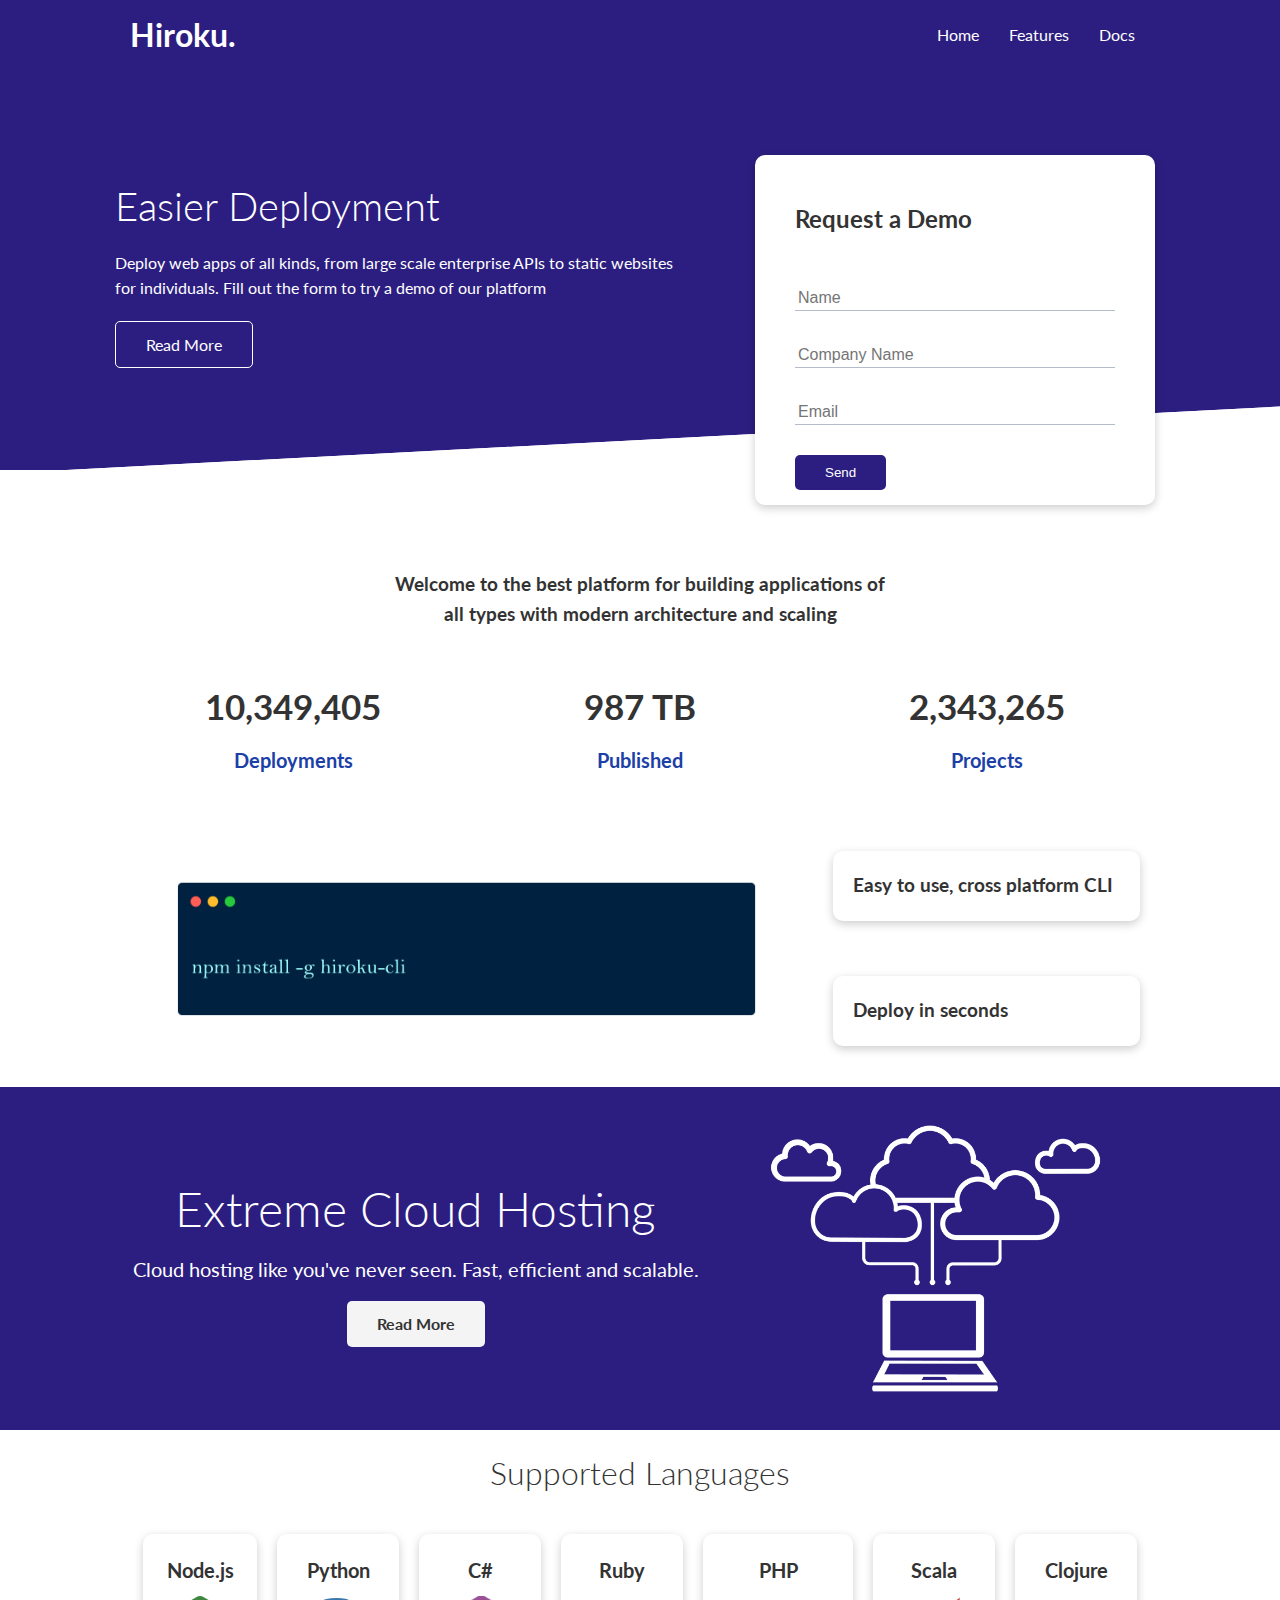
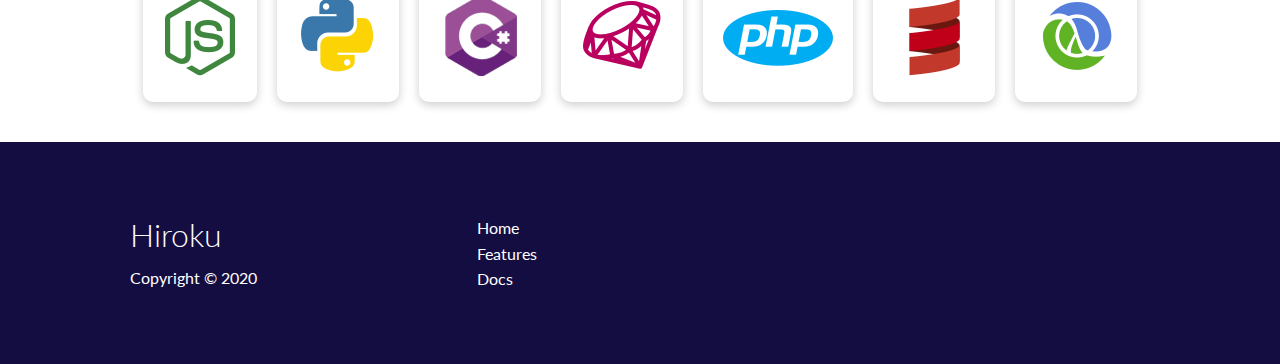
<file: index.html>
<!DOCTYPE html>
<html lang="en">
<head>
    <meta charset="UTF-8">
    <meta http-equiv="X-UA-Compatible" content="IE=edge">
    <meta name="viewport" content="width=device-width, initial-scale=1.0">
    <title>Hiroku | Cloud Hosting Platform</title>
    <!--Fonts-->
    <link rel="stylesheet" href="https://cdnjs.cloudflare.com/ajax/libs/font-awesome/5.15.3/css/all.min.css" integrity="sha512-iBBXm8fW90+nuLcSKlbmrPcLa0OT92xO1BIsZ+ywDWZCvqsWgccV3gFoRBv0z+8dLJgyAHIhR35VZc2oM/gI1w==" crossorigin="anonymous" referrerpolicy="no-referrer" />
    <!--Style Sheets-->
    <link rel="stylesheet" href="css/utilities.css">
    <link rel="stylesheet" href="css/style.css">

    <!--logo-->
    <link rel = "icon" href = "images/logo.png"type = "image/x-icon">
    
</head>
<body>
    <!--NavBar-->
    <div class="navbar">
        <div class="container flex">
            <h1 class="logo">Hiroku.</h1>
            <nav>
                <ul>
                    <li><a href="index.html">Home</a></li>
                    <li><a href="features.html">Features</a></li>
                    <li><a href="docs.html">Docs</a></li>
                </ul>
            </nav>
        </div>
    </div>

    <!--Showcase-->
    <section class="showcase">
        <div class="container grid">
            <div class="showcase-text">
                <h1>Easier Deployment</h1>
                <p>
                    Deploy web apps of all kinds, from large scale enterprise APIs to static websites for individuals. Fill out the form to try a demo of our platform
                </p>
                <a href="features.html" class="btn btn-outline">Read More</a>
            </div>

            <div class="showcase-form card">
                    <h2>Request a Demo</h2>
                    <form name="contact" method="POST" netlify-honeypot="bot-field" data-netlify="true">
                        <input type="hidden" name="form-name" value="contact">
                        <p class="hidden">
                          <label>Don’t fill this out if you’re human: <input name="bot-field" /></label>
                        </p>
                        
                        <div class="form-control">
                            <input type="text" name="name" placeholder="Name" required >
                        </div>
                        <div class="form-control">
                            <input type="text" name="company" placeholder="Company Name" required >
                        </div>
                        <div class="form-control">
                            <input type="email" name="email" placeholder="Email" required >
                        </div>
                        <input type="submit" value="Send" class="btn btn-primary">
                    </form>
            </div>
        </div>
    </section>

    <!--Stats-->
    <section class="stats">
        <div class="container">
            <h3 class="stats-heading text-center my-1">
                Welcome to the best platform for building applications of all types with modern architecture and scaling
            </h3>
            <div class="grid grid-3 text-center my-4">
                <div>
                    <i class="fas fa-server fa-3x"></i>
                    <h3>10,349,405</h3>
                    <p class="text-secondary">Deployments</p>    
                </div>
                <div>
                    <i class="fas fa-upload fa-3x"></i>
                    <h3>987 TB</h3>
                    <p class="text-secondary">Published</p> 
                </div>
                <div>
                    <i class="fas fa-project-diagram fa-3x"></i>
                    <h3>2,343,265</h3>
                    <p class="text-secondary">Projects</p> 
                </div>
            </div>
        </div>
    </section>

    <!--Cli-->
    <section class="cli">
        <div class="container grid">
            <img src="images/cli2.png" alt="">
            <div class="card">
                <h3>Easy to use, cross platform CLI</h3>
            </div>
            <div class="card">
                <h3>Deploy in seconds</h3>
            </div>
        </div>
    </section>

    <!--Cloud-->
    <section class="cloud bg-primary py-2 my-2">
        <div class="container grid">
            <div class="text-center">
                <h2 class="lg">Extreme Cloud Hosting</h2>
                <p class="lead my-1">
                    Cloud hosting like you've never seen. Fast, efficient and scalable.
                </p>
                <a href="features.html" class="btn btn-light">Read More</a>
            </div>
            <img src="images/cloud.png" alt="">
        </div>

    </section>

    <!--Languages-->
    <section class="languages">
        <h2 class="md text-center my-2">
            Supported Languages
        </h2>
        <div class="container flex">
            <div class="card">
                <h4>Node.js</h4>
                <img src="images/logos/node.png" alt="">
            </div>
            <div class="card">
                <h4>Python</h4>
                <img src="images/logos/python.png" alt="">
              </div>
              <div class="card">
                <h4>C#</h4>
                <img src="images/logos/csharp.png" alt="">
              </div>
              <div class="card">
                <h4>Ruby</h4>
                <img src="images/logos/ruby.png" alt="">
              </div>
              <div class="card">
                <h4>PHP</h4>
                <img src="images/logos/php.png" alt="">
              </div>
              <div class="card">
                <h4>Scala</h4>
                <img src="images/logos/scala.png" alt="">
              </div>
              <div class="card">
                <h4>Clojure</h4>
                <img src="images/logos/clojure.png" alt="">
              </div>
        </div>
    </section>

     <!-- Footer -->
     <footer class="footer bg-dark py-5">
        <div class="container grid grid-3">
            <div>
                <h1>Hiroku
                </h1>
                <p>Copyright &copy; 2020</p>
            </div>
            <nav>
                <ul>
                    <li><a href="index.html">Home</a></li>
                    <li><a href="features.html">Features</a></li>
                    <li><a href="docs.html">Docs</a></li>
                </ul>
            </nav>
            <div class="social">
                <a href="#"><i class="fab fa-github fa-2x"></i></a>
                <a href="#"><i class="fab fa-facebook fa-2x"></i></a>
                <a href="#"><i class="fab fa-instagram fa-2x"></i></a>
                <a href="#"><i class="fab fa-twitter fa-2x"></i></a>
            </div>
        </div>
    </footer>
</body>
</html>
</file>
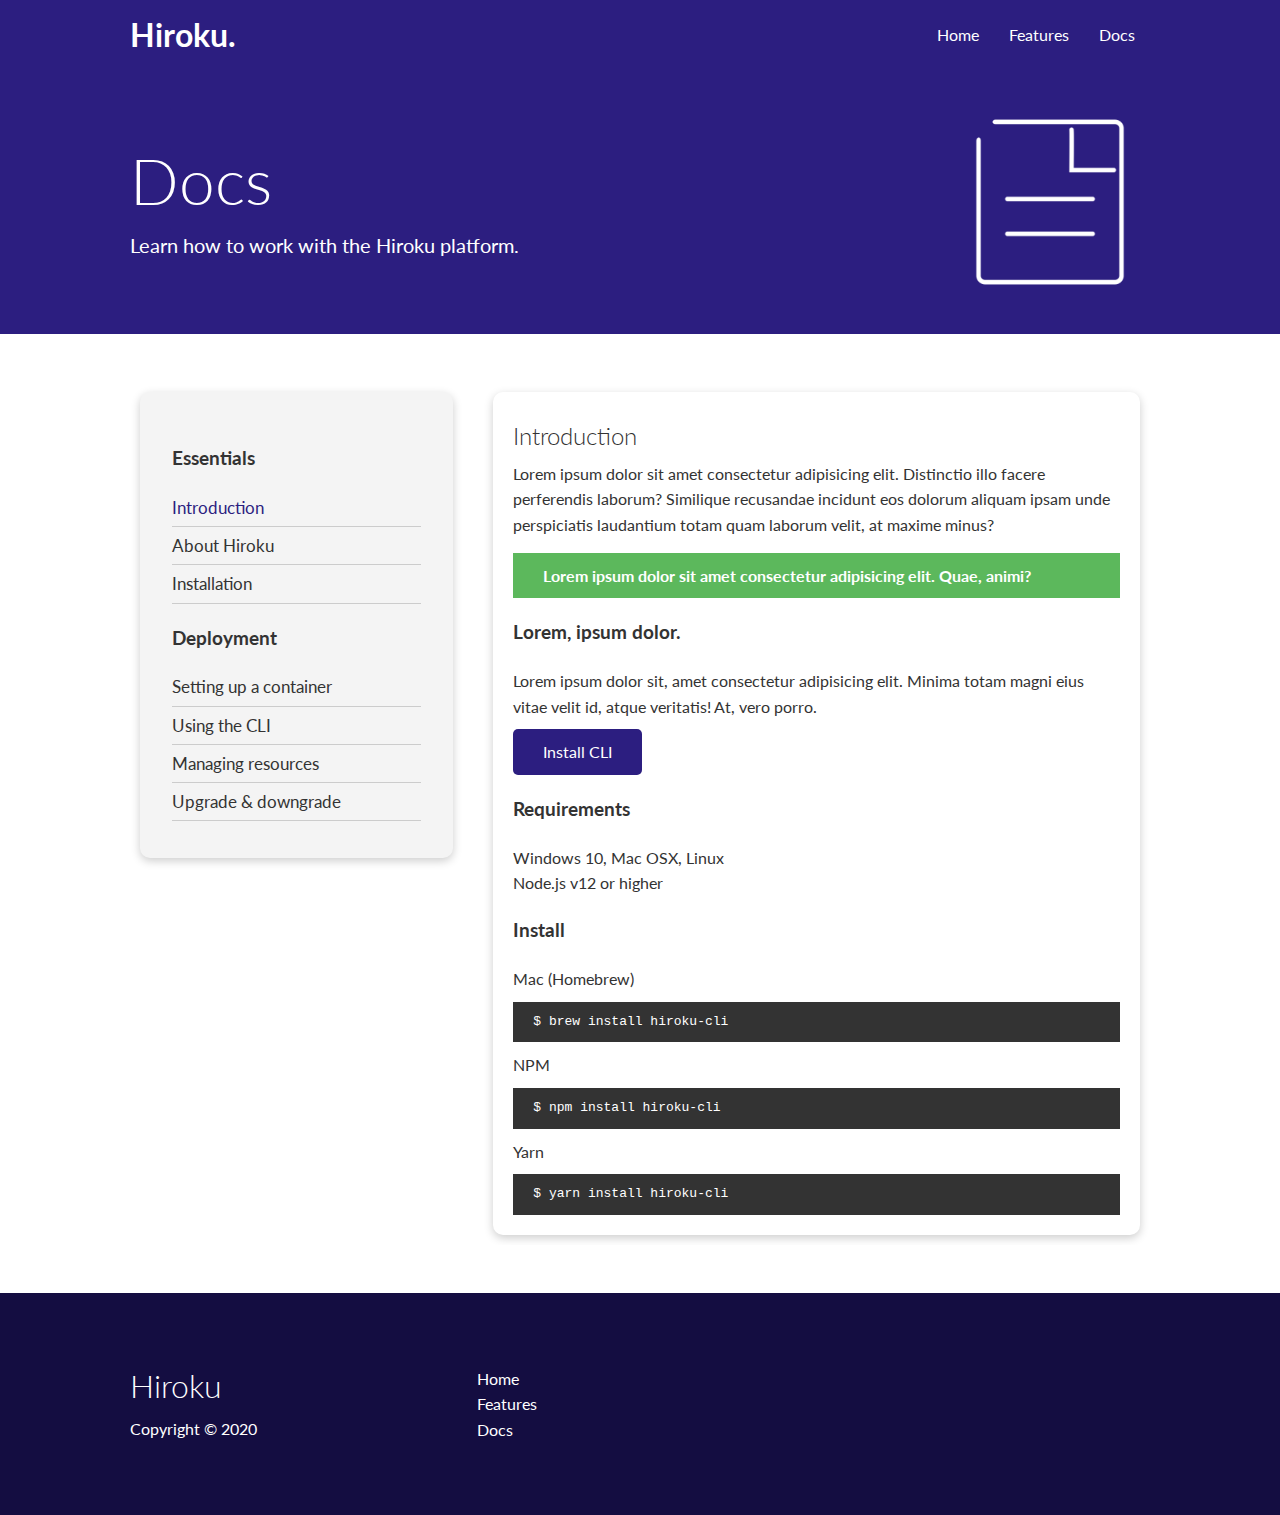
<file: docs.html>
<!DOCTYPE html>
<html lang="en">
<head>
    <meta charset="UTF-8">
    <meta http-equiv="X-UA-Compatible" content="IE=edge">
    <meta name="viewport" content="width=device-width, initial-scale=1.0">
    <title>Hiroku | Cloud Hosting Platform</title>
    <!--Fonts-->
    <link rel="stylesheet" href="https://cdnjs.cloudflare.com/ajax/libs/font-awesome/5.15.3/css/all.min.css" integrity="sha512-iBBXm8fW90+nuLcSKlbmrPcLa0OT92xO1BIsZ+ywDWZCvqsWgccV3gFoRBv0z+8dLJgyAHIhR35VZc2oM/gI1w==" crossorigin="anonymous" referrerpolicy="no-referrer" />
    <!--Style Sheets-->
    <link rel="stylesheet" href="css/utilities.css">
    <link rel="stylesheet" href="css/style.css">

    <!--logo-->
    <link rel = "icon" href = "images/logo.png"type = "image/x-icon">
    
</head>
<body>
    <!--NavBar-->
    <div class="navbar">
        <div class="container flex">
            <h1 class="logo">Hiroku.</h1>
            <nav>
                <ul>
                    <li><a href="index.html">Home</a></li>
                    <li><a href="features.html">Features</a></li>
                    <li><a href="docs.html">Docs</a></li>
                </ul>
            </nav>
        </div>
    </div>

      <!--Head-->
      <section class="docs-head py-3 bg-primary">
        <div class="container grid">
            <div>
                <h1 class="xl">Docs</h1>
                <p class="lead">
                    Learn how to work with the Hiroku platform.
                </p>
            </div>
            <img src="images/docs.png" alt="">
        </div>
    </section>
    
     <!-- Docs main -->
     <section class="docs-main my-4">
        <div class="container grid">
            <div class="card bg-light p-3">
                <h3 class="my-2">Essentials</h3>
                <nav>
                    <ul>
                        <li><a class="text-primary" href="#">Introduction</a></li>
                        <li><a href="#">About Hiroku</a></li>
                        <li><a href="#">Installation</a></li>
                    </ul>
                </nav>

                <h3 class="my-2">Deployment</h3>
                <nav>
                    <ul>
                        <li><a href="#">Setting up a container</a></li>
							<li><a href="#">Using the CLI</a></li>
							<li><a href="#">Managing resources</a></li>
							<li><a href="#">Upgrade & downgrade</a></li>
                    </ul>
                </nav>
            </div>
            <div class="card">
                <h2>Introduction</h2>
                <p>Lorem ipsum dolor sit amet consectetur adipisicing elit. Distinctio illo facere perferendis laborum? Similique recusandae incidunt eos dolorum aliquam ipsam unde perspiciatis laudantium totam quam laborum velit, at maxime minus?</p>

                <div class="alert alert-success">
                    <i class="fas fa-info"></i> Lorem ipsum dolor sit amet consectetur adipisicing elit. Quae, animi?
                </div>

                <h3>Lorem, ipsum dolor.</h3>
                <p>Lorem ipsum dolor sit, amet consectetur adipisicing elit. Minima totam magni eius vitae velit id, atque veritatis! At, vero porro.</p>
                <a href="#" class="btn btn-primary">Install CLI</a>

                <h3>Requirements</h3>
                <ul>
                    <li>Windows 10, Mac OSX, Linux</li>
                    <li>Node.js v12 or higher</li>
                </ul>

                <h3>Install</h3>
                <p>Mac (Homebrew)</p>
                <pre><code>$ brew install hiroku-cli</code></pre>
                <p>NPM</p>
                <pre><code>$ npm install hiroku-cli</code></pre>
                <p>Yarn</p>
                <pre><code>$ yarn install hiroku-cli</code></pre>

            </div>
        </div>
    </section>


     <!-- Footer -->
     <footer class="footer bg-dark py-5">
        <div class="container grid grid-3">
            <div>
                <h1>Hiroku
                </h1>
                <p>Copyright &copy; 2020</p>
            </div>
            <nav>
                <ul>
                    <li><a href="index.html">Home</a></li>
                    <li><a href="features.html">Features</a></li>
                    <li><a href="docs.html">Docs</a></li>
                </ul>
            </nav>
            <div class="social">
                <a href="#"><i class="fab fa-github fa-2x"></i></a>
                <a href="#"><i class="fab fa-facebook fa-2x"></i></a>
                <a href="#"><i class="fab fa-instagram fa-2x"></i></a>
                <a href="#"><i class="fab fa-twitter fa-2x"></i></a>
            </div>
        </div>
    </footer>
</body>
</html>
</file>
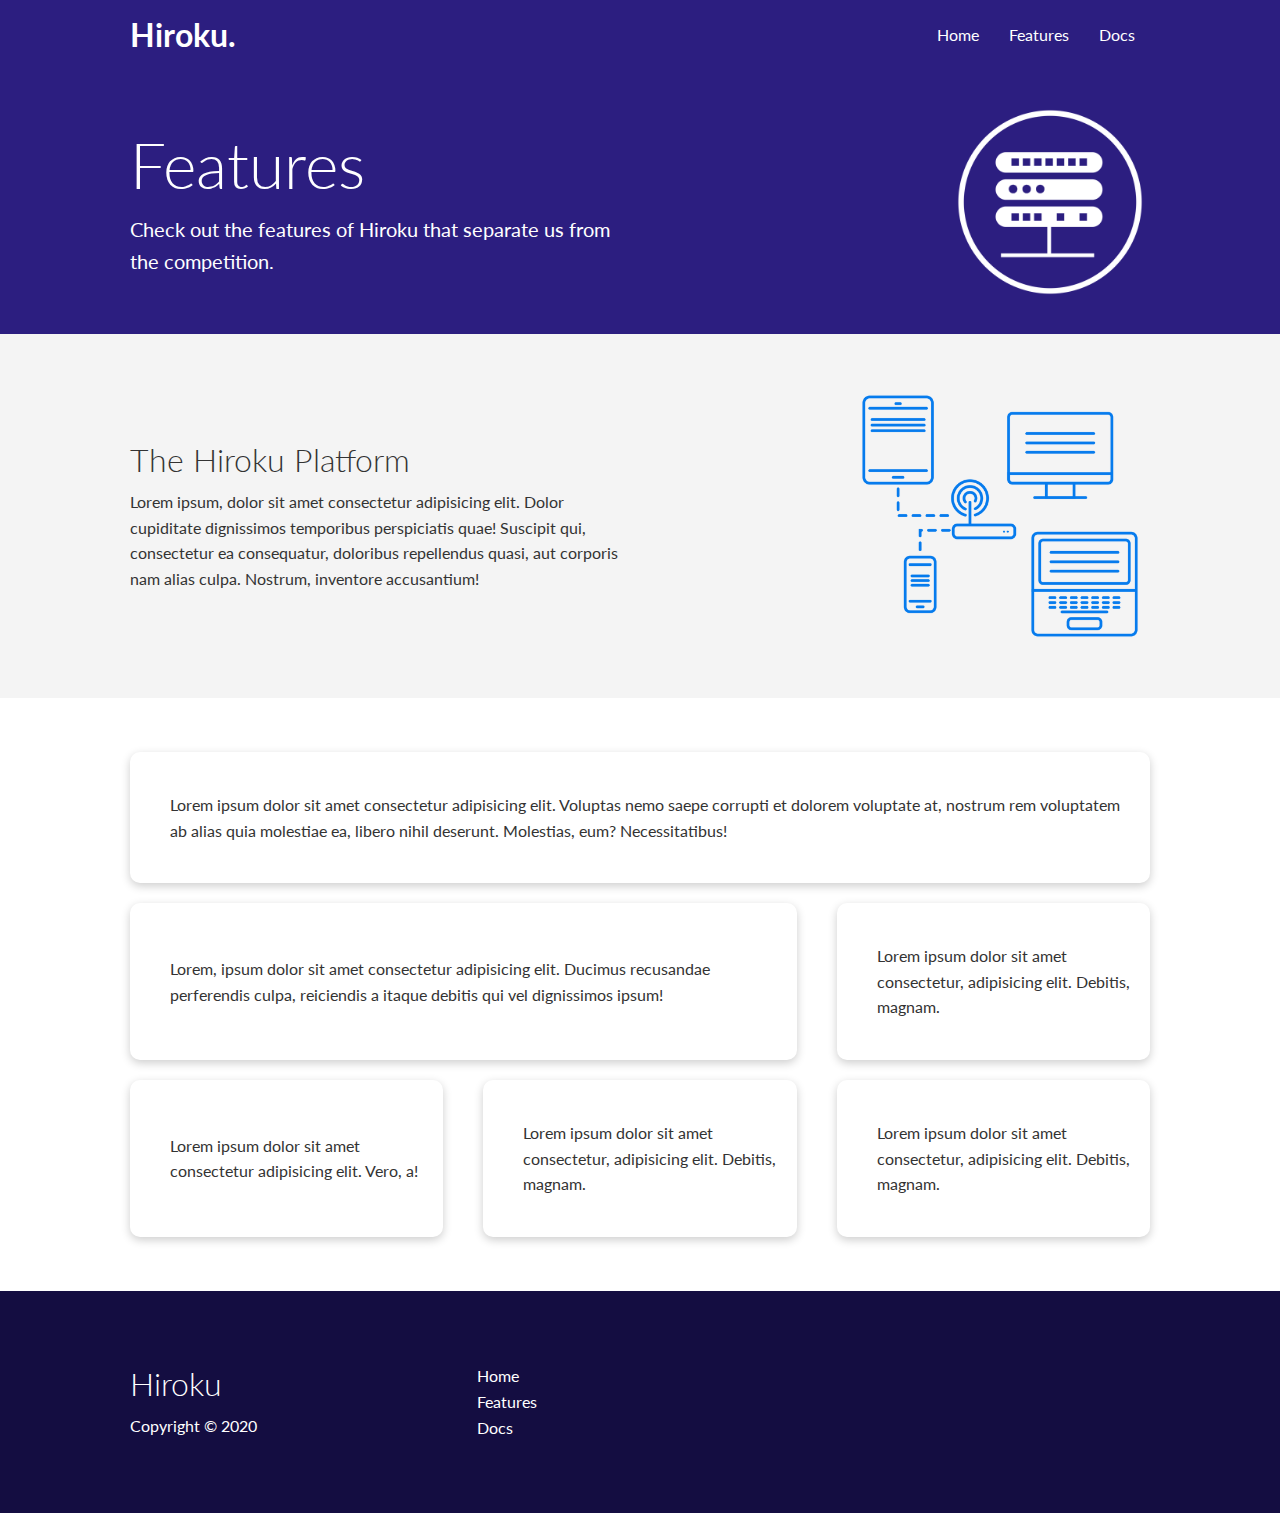
<file: features.html>
<!DOCTYPE html>
<html lang="en">
<head>
    <meta charset="UTF-8">
    <meta http-equiv="X-UA-Compatible" content="IE=edge">
    <meta name="viewport" content="width=device-width, initial-scale=1.0">
    <title>Hiroku | Cloud Hosting Platform</title>
    <!--Fonts-->
    <link rel="stylesheet" href="https://cdnjs.cloudflare.com/ajax/libs/font-awesome/5.15.3/css/all.min.css" integrity="sha512-iBBXm8fW90+nuLcSKlbmrPcLa0OT92xO1BIsZ+ywDWZCvqsWgccV3gFoRBv0z+8dLJgyAHIhR35VZc2oM/gI1w==" crossorigin="anonymous" referrerpolicy="no-referrer" />
    <!--Style Sheets-->
    <link rel="stylesheet" href="css/utilities.css">
    <link rel="stylesheet" href="css/style.css">

    <!--logo-->
    <link rel = "icon" href = "images/logo.png"type = "image/x-icon">
    
</head>
<body>
    <!--NavBar-->
    <div class="navbar">
        <div class="container flex">
            <h1 class="logo">Hiroku.</h1>
            <nav>
                <ul>
                    <li><a href="index.html">Home</a></li>
                    <li><a href="features.html">Features</a></li>
                    <li><a href="docs.html">Docs</a></li>
                </ul>
            </nav>
        </div>
    </div>

    <!--Head-->
    <section class="features-head py-3 bg-primary">
        <div class="container grid">
            <div>
                <h1 class="xl">Features</h1>
                <p class="lead">
                    Check out the features of Hiroku that separate us from the competition.
                </p>
            </div>
            <img src="images/server.png" alt="">
        </div>
    </section>

    <!-- Sub head -->
    <section class="features-sub-head bg-light py-3">
        <div class="container grid">
            <div>
                <h1 class="md">The Hiroku Platform</h1>
                <p>
                    Lorem ipsum, dolor sit amet consectetur adipisicing elit. Dolor cupiditate dignissimos temporibus perspiciatis quae! Suscipit qui, consectetur ea consequatur, doloribus repellendus quasi, aut corporis nam alias culpa. Nostrum, inventore accusantium!
                </p>
            </div>
            <img src="images/server2.png" alt="">
        </div>
    </section>

    <section class="features-main my-2">
        <div class="container grid grid-3">
            <div class="card flex">
                <i class="fas fa-server fa-3x"></i>
                <p>Lorem ipsum dolor sit amet consectetur adipisicing elit. Voluptas nemo saepe corrupti et dolorem voluptate at, nostrum rem voluptatem ab alias quia molestiae ea, libero nihil deserunt. Molestias, eum? Necessitatibus!</p>
            </div>
            <div class="card flex">
                <i class="fas fa-network-wired fa-3x"></i>
                <p>
                    Lorem, ipsum dolor sit amet consectetur adipisicing elit. Ducimus
                    recusandae perferendis culpa, reiciendis a itaque debitis qui vel
                    dignissimos ipsum!
                </p>
            </div>
            <div class="card flex">
                <i class="fas fa-laptop-code fa-3x"></i>
                <p>
                    Lorem ipsum dolor sit amet consectetur, adipisicing elit. Debitis,
                    magnam.
                </p>
            </div>
            <div class="card flex">
                <i class="fas fa-database fa-3x"></i>
                <p>
                    Lorem ipsum dolor sit amet consectetur adipisicing elit. Vero, a!
                </p>
            </div>
            <div class="card flex">
                <i class="fas fa-power-off fa-3x"></i>
                <p>
                    Lorem ipsum dolor sit amet consectetur, adipisicing elit. Debitis,
                    magnam.
                </p>
            </div>
            <div class="card flex">
                <i class="fas fa-upload fa-3x"></i>
                <p>
                    Lorem ipsum dolor sit amet consectetur, adipisicing elit. Debitis,
                    magnam.
                </p>
            </div>
        </div>
    </section>

     <!-- Footer -->
     <footer class="footer bg-dark py-5">
        <div class="container grid grid-3">
            <div>
                <h1>Hiroku
                </h1>
                <p>Copyright &copy; 2020</p>
            </div>
            <nav>
                <ul>
                    <li><a href="index.html">Home</a></li>
                    <li><a href="features.html">Features</a></li>
                    <li><a href="docs.html">Docs</a></li>
                </ul>
            </nav>
            <div class="social">
                <a href="#"><i class="fab fa-github fa-2x"></i></a>
                <a href="#"><i class="fab fa-facebook fa-2x"></i></a>
                <a href="#"><i class="fab fa-instagram fa-2x"></i></a>
                <a href="#"><i class="fab fa-twitter fa-2x"></i></a>
            </div>
        </div>
    </footer>
</body>
</html>
</file>
<file: css/utilities.css>
.container{
    max-width: 1100px;
    margin: 0 auto;
    overflow: auto;
    padding: 0 40px;
}

.card{
    background-color: #fff;
    color:#333;
    border-radius: 10px;
    box-shadow: 0 3px 10px rgba(0,0,0,0.2);
    padding: 20px;
    margin: 10px;
}

.btn{
    display:inline-block;
    padding: 10px 30px;
    cursor: pointer;
    background: var(--primary-color);
    color:#fff;
    border: none;
    border-radius: 5px;
}

.btn-outline{
    background-color: transparent;
    border:1px #fff solid;
}

.btn:hover{
    transform:scale(.98);
}

/*Backgrounds and color buttons*/
.bg-primary, .btn-primary{
    background-color: var(--primary-color);
    color: #fff; 
}

.bg-seconday, .btn-seconday{
    background-color: var(--seconday-color);
    color: #fff; 
}

.bg-dark, .btn-dark{
    background-color: var(--dark-color);
    color: #fff; 
}

.bg-light, .btn-light{
    background-color: var(--light-color);
    color: #333; 
}

.bg-primary a, .btn-primary a,
.bg-seconday a, .btn-seconday a,
.bg-dark a, .btn-dark a{
    color:#fff;
}

/* Text colors */
.text-primary {
  color: var(--primary-color);
}

.text-secondary {
  color: var(--secondary-color);
}

.text-dark {
  color: var(--dark-color);
}

.text-light {
  color: var(--light-color);
}


/*Text sizes*/
.lead{
    font-size:20px;
}

.sm{
    font-size: 1rem;
}

.md{
    font-size: 2rem;
}

.lg{
    font-size: 3rem;
}

.xl{
    font-size: 4rem;
}

.text-center{
    text-align: center;
}


/* Alert */
.alert {
    background-color: var(--light-color);
    padding: 10px 20px;
    font-weight: bold;
    margin: 15px 0;
  }
  
.alert i {
    margin-right: 10px;
  }
  
.alert-success {
    background-color: var(--success-color);
    color: #fff;
  }
  
.alert-error {
    background-color: var(--error-color);
    color: #fff;
  }

.flex{
    display: flex;
    justify-content: center;
    align-items: center;
    height: 100%;
}

.grid{
    display: grid;
    grid-template-columns: repeat(2, 1fr);
    gap: 20px;
    justify-content: center;
    align-items: center;
    height: 100%;
}

.grid-3{
    grid-template-columns: repeat(3, 1fr);
}

/*Margins*/

.my-1{
    margin: 1rem 0;
}

.my-2{
    margin: 1.5rem 0;
}

.my-3{
    margin: 2rem 0;
}

.my-4{
    margin: 3rem 0;
}

.my-5{
    margin: 4rem 0;
}

.m-1{
    margin: 1rem 0;
}

.m-2{
    margin: 1.5rem;
}

.m-3{
    margin: 2rem;
}

.m-4{
    margin: 3rem;
}

.m-5{
    margin: 4rem;
}


/*Paddings*/

.py-1{
    padding: 1rem 0;
}

.py-2{
    padding: 1.5rem 0;
}

.py-3{
    padding: 2rem 0;
}

.py-4{
    padding: 3rem 0;
}

.py-5{
    padding: 4rem 0;
}

.p-1{
    padding: 1rem 0;
}

.p-2{
    padding: 1.5rem;
}

.p-3{
    padding: 2rem;
}

.p-4{
    padding: 3rem;
}

.p-5{
    padding: 4rem;
}
</file>
<file: css/style.css>
@import url('https://fonts.googleapis.com/css2?family=Lato:wght@300&display=swap');



/*Custom Properties*/
:root{
   /*--primary-color:#047aed;
   --dark-color:#002240;*/ --primary-color:#2c1e80;
    --secondary-color:#1c3fa8;
    --dark-color:#140d41;
    --light-color: #f4f4f4;
    --success-color:#5cb85c;
    --error-color:#d9534f;

}

*{
    box-sizing: border-box;
    margin: 0;
    padding: 0;
}

body{
    font-family: 'Lato', sans-serif;
    color: #333;
    line-height: 1.6;
}

ul{
    list-style-type: none;
}

a{
    text-decoration: none;
    color:#333;
}

h1,h2{
    font-weight: 300;
    line-height: 1.2;
    margin: 10px 0px;
}

p{
    margin: 10px 0px;
}

img{
    width: 100%;
}

code , pre{
    background:#333;
    color:#fff;
    padding: 10px;
}

.hidden{
    visibility: hidden;
    height: 0px;
}

/*Navbar*/

.navbar{
    background-color: var(--primary-color);
    color:#fff;
    height: 70px;
}

.navbar .logo{
    font-weight:bold;
}

.navbar ul{
    display: flex;
}

.navbar a{
    color:#fff;
    padding: 10px;
    margin: 0 5px;
}

.navbar a:hover{
    border-bottom: 2px #fff solid;
}


.navbar .flex{
    justify-content: space-between;
}

/*Showcase*/
.showcase{
    height: 400px;
    background-color: var(--primary-color);
    color:#fff;
    position: relative;
}

.showcase h1{
    font-size: 40px;
}

.showcase p{
    margin: 20px 0px;
}

.showcase .grid{
    grid-template-columns: 55% 45%;
    gap: 30px;
    overflow:visible;
}

.showcase-text{
    animation: slideInFromLeft 0.5s ease-in;
}

.showcase-form{
    position: relative;
    top: 60px;
    height: 350px;
    width: 400px;
    padding:40px;
    z-index: 100;
    justify-self: flex-end;
    animation: slideInFromRight 0.5s ease-in;

}

.showcase-form .form-control{
    margin: 30px 0px;
}

.showcase-form input[type='text'],
.showcase-form input[type='email']{
    border: 0;
    border-bottom: 1px solid #b4becb;
    width: 100%; 
    padding: 3px;
    font-size: 16px;
}

.showcase-form input:focus{
    outline: none;
}

.showcase-form h2{
    font-weight:bold;
}

.showcase::before,
.showcase::after{
    content: '';
    position:absolute;
    height:100px;
    bottom:-70px;
    right:0;
    left:0;
    background:#fff;
    transform: skewY(-3deg);
    -webkit-transform: skewY(-3deg);
    -moz-transform: skewY(-3deg);
    -ms-transform: skewY(-3deg);
}


/*Stats*/
.stats{
    padding-top:100px;
    animation: slideInFromBottom 0.5s ease-in;

}

.stats-heading{
    max-width:500px;
    margin: auto;
}

.stats .grid h3{
    font-size:35px;
}

.stats .grid p{
    font-size:20px;
    font-weight: bold;
}

/*Cli*/

.cli .grid{
    grid-template-columns: repeat(3,1fr);
    grid-template-rows: repeat(2,1fr);
}

.cli .grid > *:first-child{
    grid-column: 1 / span 2;
    grid-row: 1 / span 2;
}

/*Cloud*/

.cloud .grid{
    grid-template-columns: 4fr 3fr; 
}

.cloud .btn{
    color:#333;
    font-weight:bold;
    
}

/*Languages*/

.languages .flex{
    flex-wrap: wrap;
}

.languages .card{
    text-align: center;
    margin: 18px 10px 40px;
    transition: transform 0.2s ease-in;
}

.languages .card h4{
    font-size: 20px;
    margin-bottom: 10px;
}

.languages .card:hover{
    transform: translateY(-15px);
}

/*Features*/
.features-head img,
.docs-head img{
    width:200px;
    justify-self:flex-end;
}

.features-sub-head img{
    width:300px;
    justify-self:flex-end;
}

.features-main .card > i{
    margin-right:20px;
}

.features-main .grid{
    padding:30px;
}

.features-main .grid > *:first-child{
    grid-column: 1 / span 3;
}

.features-main .grid > *:nth-child(2){
    grid-column: 1 / span 2;
}

/*Docs*/
.docs-main h3{
    margin: 20px 0;
}

.docs-main .grid{
    grid-template-columns: 1fr 2fr;
    align-items: flex-start;
}

.docs-main nav li{
    font-size: 17px;
    padding-bottom:5px;
    margin-bottom: 5px;
    border-bottom: 1px #ccc solid;
}

.docs-main a:hover{
    font-weight: bold;
}



/*Footer*/

.footer .social a{
    margin: 0 10px;
}

/* Animations */
@keyframes slideInFromLeft {
    0% {
      transform: translateX(-100%);
    }
  
    100% {
      transform: translateX(0);
    }
  }
  
  @keyframes slideInFromRight {
    0% {
      transform: translateX(100%);
    }
  
    100% {
      transform: translateX(0);
    }
  }
  
  @keyframes slideInFromTop {
    0% {
      transform: translateY(-100%);
    }
  
    100% {
      transform: translateX(0);
    }
  }
  
  @keyframes slideInFromBottom {
    0% {
      transform: translateY(100%);
    }
  
    100% {
      transform: translateX(0);
    }
  }
  

/*Tablets and Under*/
@media(max-width:768px){
    .grid, 
    .showcase .grid,
    .stats .grid,
    .cli .grid,
    .cloud .grid,
    .features-main .grid,
    .docs-main .grid{
        grid-template-columns: 1fr;
        grid-template-rows: 1fr;
    }

    .showcase{
        height: auto;
    }

    .showcase-text{
        text-align: center;
        margin-top: 40px;
        animation: slideInFromTop 0.5s ease-in;
    }

    .showcase-form{
        justify-self: center;
        margin:auto;
        animation: slideInFromBottom 0.5s ease-in;
    }

    .cli .grid > *:first-child{
        grid-column: 1;
        grid-row: 1;
    }

    .features-head,
    .features-sub-head,
    .docs-head{
        text-align: center;
    }

    .features-head img,
    .features-sub-head img,
    .docs-head img{
        justify-self: center;
    }

    .features-main .grid > *:first-child,
    .features-main .grid > *:nth-child(2){
        grid-column: 1;
    }
}


/*Mobile*/
@media(max-width:500px){

    .navbar{
        height: 110px;
    }

    .navbar .flex{
        flex-direction: column;
    }
    
    .navbar ul{
        padding: 10px;
        background-color: rgba(0,0,0,0.1);
    }

}
</file>
